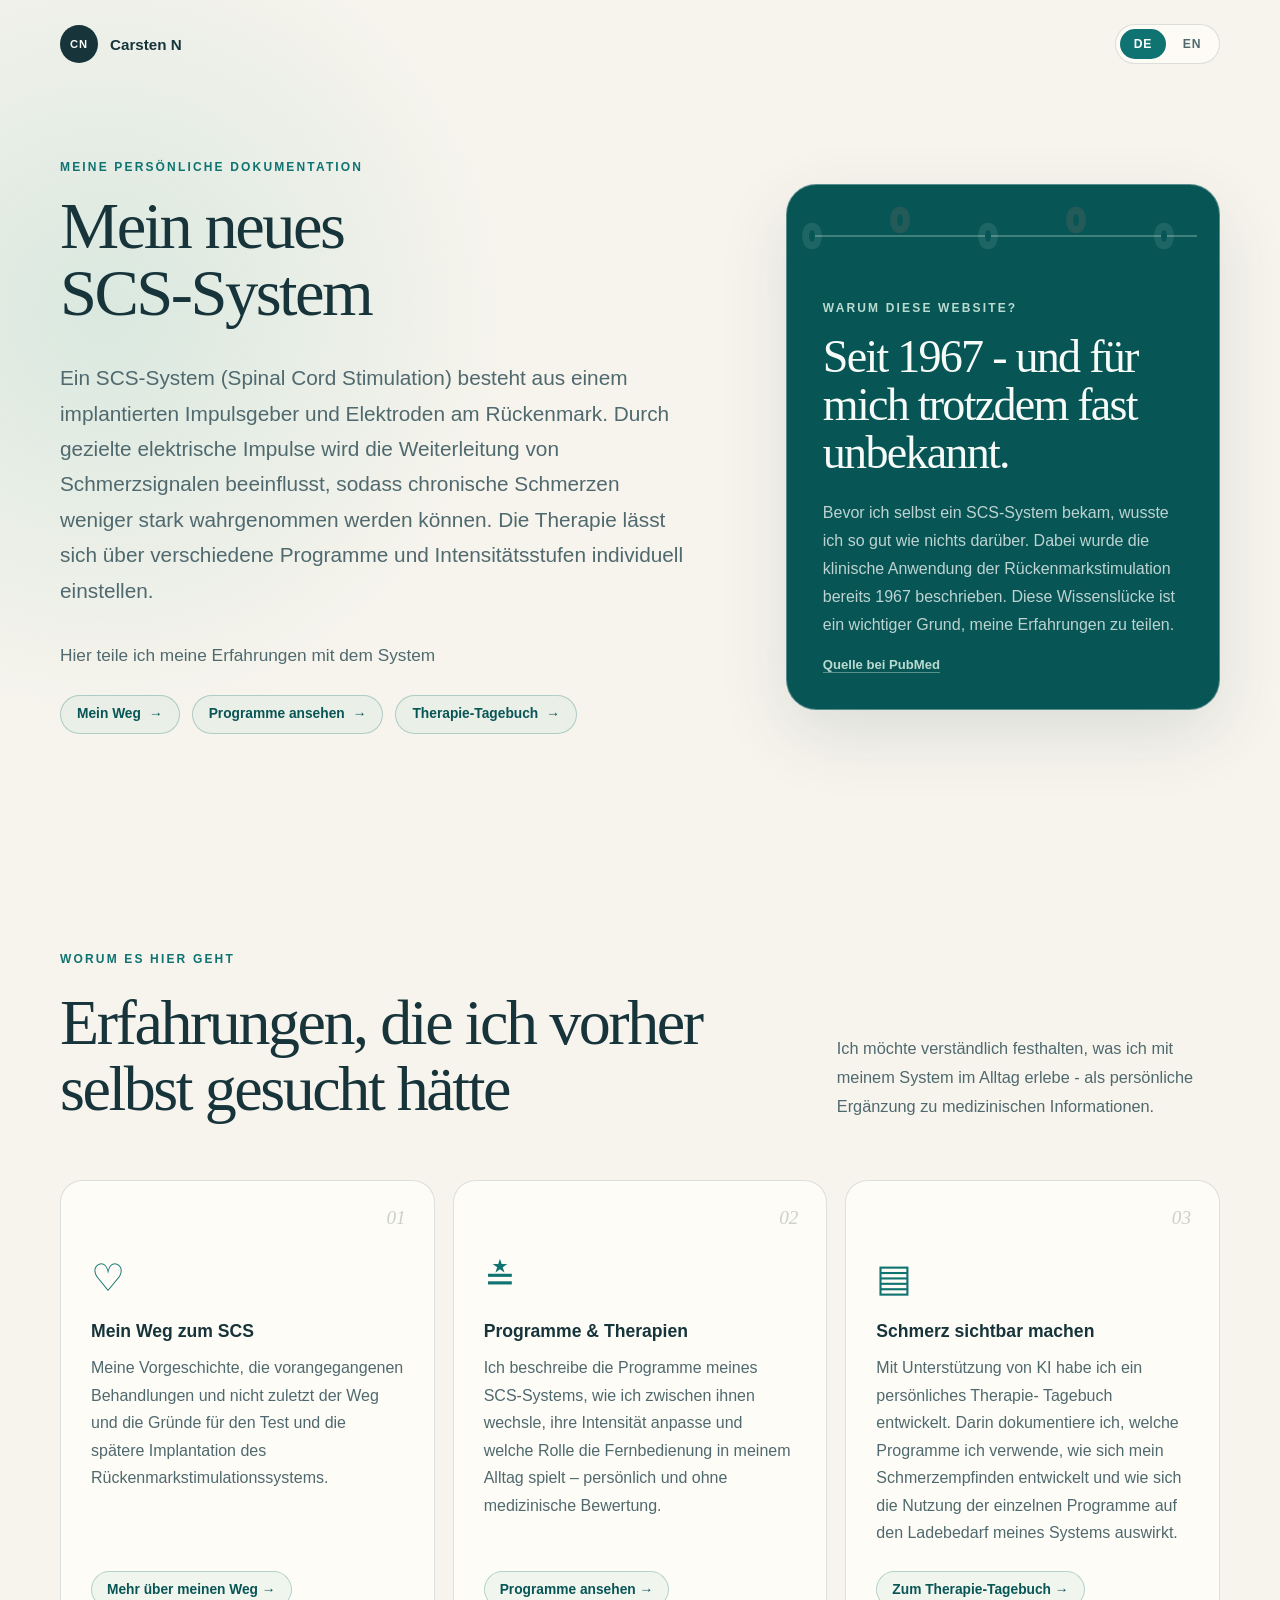
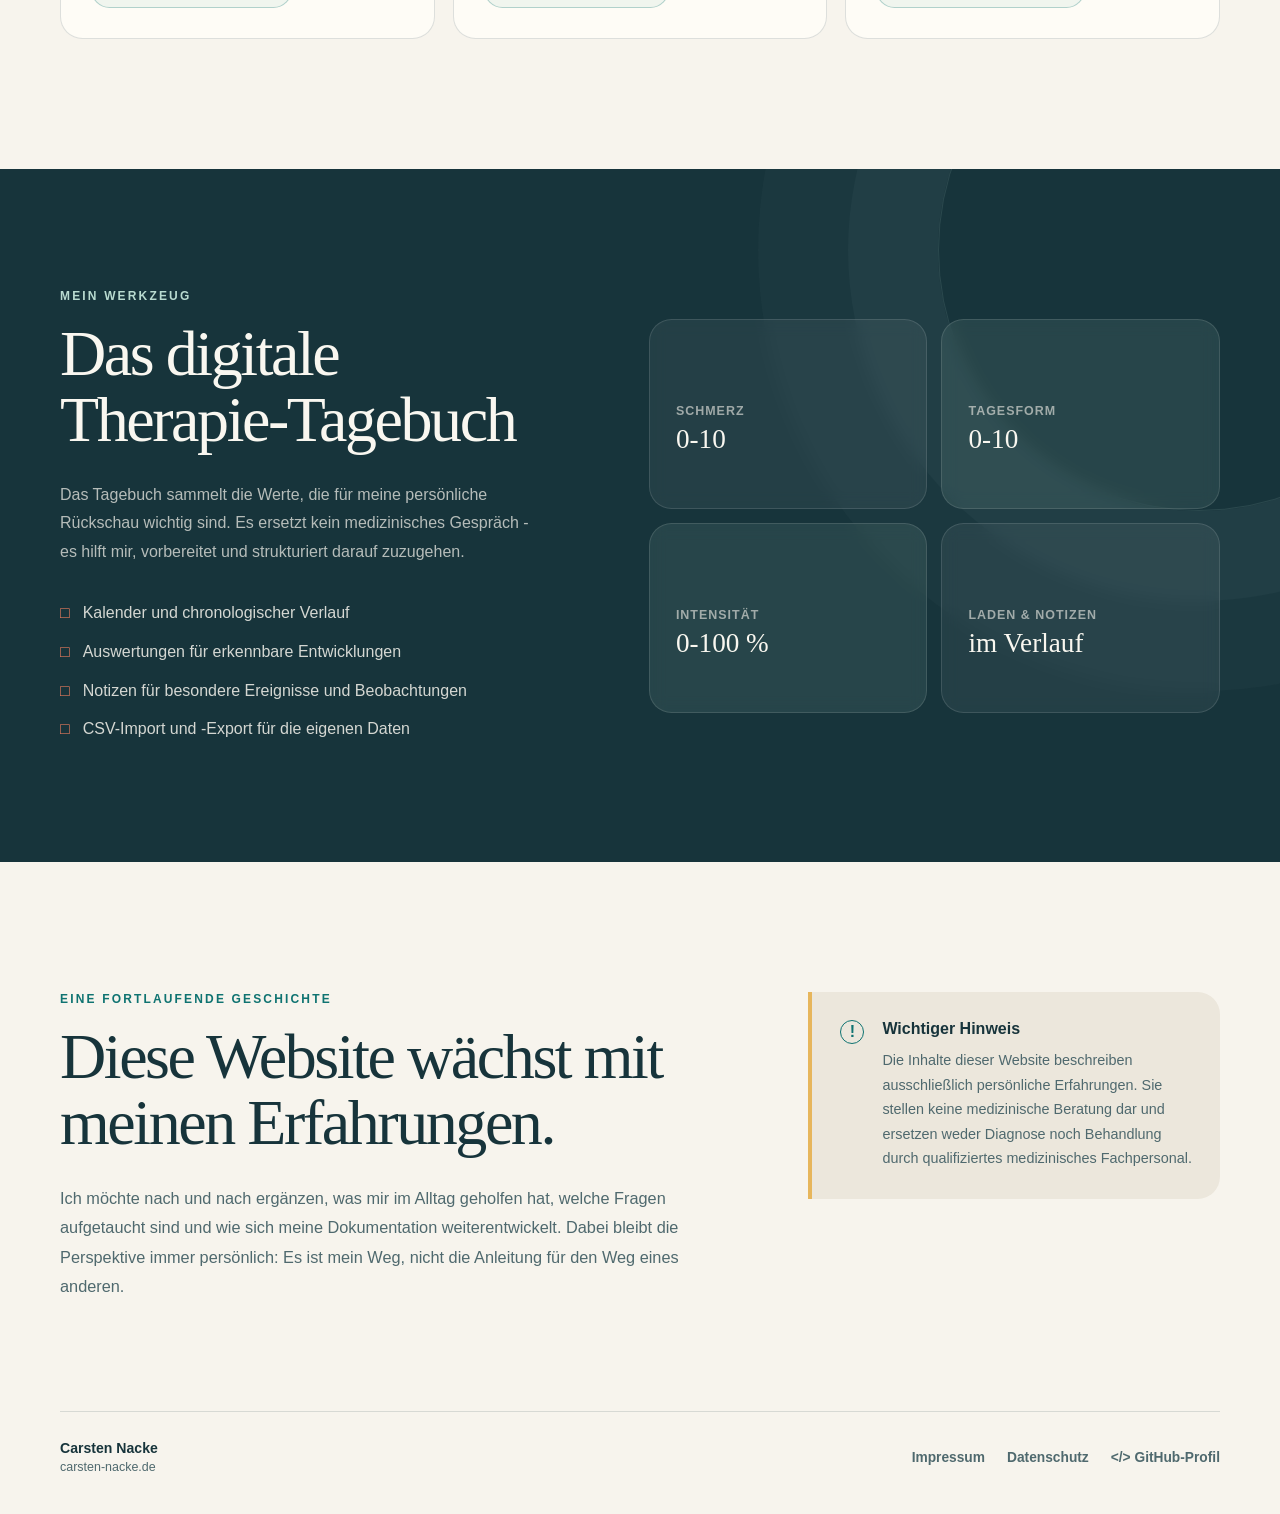
<file: index.html>
<!doctype html>
<html lang="de">

<head>
  <meta charset="utf-8" />
  <meta name="viewport" content="width=device-width, initial-scale=1" />
  <meta name="description"
    content="Carsten N berichtet über sein Leben mit einem SCS-Implantat, einstellbare Therapieprogramme und sein persönliches Schmerztagebuch." />
  <meta name="theme-color" content="#f7f4ed" />
  <link rel="canonical" href="https://carsten-nacke.de/" />
  <link rel="icon" href="favicon.svg" type="image/svg+xml" />
  <link rel="stylesheet" href="styles.css" />
  <title>Mein Leben mit einem SCS-Implantat | Carsten N</title>
</head>

<body>
  <div class="site-frame" id="top">
    <header class="site-header section-shell">
      <a class="brand" href="#top" aria-label="Carsten N - Startseite">
        <span class="brand-mark" aria-hidden="true">CN</span>
        <span>Carsten N</span>
      </a>
      <div class="language-tabs" aria-label="Sprache / Language" role="group">
        <button class="language-button active" data-language="de" type="button">DE</button>
        <button class="language-button" data-language="en" type="button">EN</button>
      </div>
    </header>

    <div class="language-panel" data-panel="de">
      <main>
        <section class="hero-section section-shell">
          <div class="hero-copy">
            <p class="eyebrow">Meine persönliche Dokumentation</p>
            <h1>
              Mein neues
              <span>SCS-System</span>
            </h1>
            <p class="hero-intro">
              Ein SCS-System (Spinal Cord Stimulation) besteht aus einem
              implantierten Impulsgeber und Elektroden am Rückenmark.
              Durch gezielte elektrische Impulse wird die Weiterleitung
              von Schmerzsignalen beeinflusst, sodass chronische Schmerzen
              weniger stark wahrgenommen werden können. Die Therapie lässt
              sich über verschiedene Programme und Intensitätsstufen
              individuell einstellen.
            </p>
            <p class="hero-links-heading">
              Hier teile ich meine Erfahrungen mit dem System
            </p>

            <nav class="hero-links" aria-label="Themenschwerpunkte">
              <a class="hero-link" href="mein-weg.html">
                Mein Weg <span aria-hidden="true">→</span>
              </a>

              <a class="hero-link" href="programme.html">
                Programme ansehen <span aria-hidden="true">→</span>
              </a>

              <a class="hero-link" href="therapie-tagebuch.html">
                Therapie-Tagebuch <span aria-hidden="true">→</span>
              </a>
            </nav>
          </div>

          <aside class="signal-card">
            <div class="signal-visual" aria-hidden="true">
              <span></span><span></span><span></span><span></span><span></span>
            </div>
            <p class="card-label">Warum diese Website?</p>
            <h2>Seit 1967 - und für mich trotzdem fast unbekannt.</h2>
            <p class="signal-text">
              Bevor ich selbst ein SCS-System bekam, wusste ich so gut wie nichts
              darüber. Dabei wurde die klinische Anwendung der
              Rückenmarkstimulation bereits 1967 beschrieben. Diese Wissenslücke
              ist ein wichtiger Grund, meine Erfahrungen zu teilen.
            </p>
            <a class="source-link" href="https://pubmed.ncbi.nlm.nih.gov/12435997/" rel="noreferrer"
              target="_blank">Quelle bei PubMed</a>
          </aside>
        </section>

        <section class="story-section section-shell">
          <div class="section-heading">
            <p class="eyebrow">Worum es hier geht</p>
            <h2>Erfahrungen, die ich vorher selbst gesucht hätte</h2>
            <p>
              Ich möchte verständlich festhalten, was ich mit meinem System im
              Alltag erlebe - als persönliche Ergänzung zu medizinischen
              Informationen.
            </p>
          </div>
          <div class="chapter-grid">
            <article class="chapter-card">
              <div class="chapter-number">01</div>
              <span class="chapter-icon" aria-hidden="true">♡</span>
              <h3>Mein Weg zum SCS</h3>
              <p>
                Meine Vorgeschichte, die vorangegangenen Behandlungen und
                nicht zuletzt der Weg und die Gründe für den Test und die
                spätere Implantation des Rückenmarkstimulationssystems.
              </p>
              <a class="chapter-link" href="mein-weg.html">
                Mehr über meinen Weg →
              </a>
            </article>
            <article class="chapter-card">
              <div class="chapter-number">02</div>
              <span class="chapter-icon" aria-hidden="true">≛</span>
              <h3>Programme &amp; Therapien</h3>
              <p>
                Ich beschreibe die Programme meines SCS-Systems, wie ich
                zwischen ihnen wechsle, ihre Intensität anpasse und welche
                Rolle die Fernbedienung in meinem Alltag spielt –
                persönlich und ohne medizinische Bewertung.

              </p>
              <a class="chapter-link" href="programme.html">
                Programme ansehen →
              </a>
            </article>
            <article class="chapter-card">
              <div class="chapter-number">03</div>
              <span class="chapter-icon" aria-hidden="true">▤</span>
              <h3>Schmerz sichtbar machen</h3>
              <p>
                Mit Unterstützung von KI habe ich ein persönliches Therapie-
                Tagebuch entwickelt. Darin dokumentiere ich, welche Programme
                ich verwende, wie sich mein Schmerzempfinden entwickelt und
                wie sich die Nutzung der einzelnen Programme auf den Ladebedarf
                meines Systems auswirkt.
              </p>
              <a class="chapter-link" href="therapie-tagebuch.html">
                Zum Therapie-Tagebuch →
              </a>
            </article>
          </div>
        </section>

        <section class="diary-section">
          <div class="section-shell diary-layout">
            <div class="diary-copy">
              <p class="eyebrow light">Mein Werkzeug</p>
              <h2>Das digitale Therapie-Tagebuch</h2>
              <p>
                Das Tagebuch sammelt die Werte, die für meine persönliche
                Rückschau wichtig sind. Es ersetzt kein medizinisches Gespräch -
                es hilft mir, vorbereitet und strukturiert darauf zuzugehen.
              </p>
              <ul class="feature-list">
                <li><span aria-hidden="true">□</span>Kalender und chronologischer Verlauf</li>
                <li><span aria-hidden="true">□</span>Auswertungen für erkennbare Entwicklungen</li>
                <li><span aria-hidden="true">□</span>Notizen für besondere Ereignisse und Beobachtungen</li>
                <li><span aria-hidden="true">□</span>CSV-Import und -Export für die eigenen Daten</li>
              </ul>
            </div>
            <div class="metric-grid" aria-label="Werte im Therapie-Tagebuch">
              <article class="metric-card"><span>Schmerz</span><strong>0-10</strong></article>
              <article class="metric-card"><span>Tagesform</span><strong>0-10</strong></article>
              <article class="metric-card"><span>Intensität</span><strong>0-100 %</strong></article>
              <article class="metric-card"><span>Laden &amp; Notizen</span><strong>im Verlauf</strong></article>
            </div>
          </div>
        </section>

        <section class="ongoing-section section-shell">
          <div class="ongoing-copy">
            <p class="eyebrow">Eine fortlaufende Geschichte</p>
            <h2>Diese Website wächst mit meinen Erfahrungen.</h2>
            <p>
              Ich möchte nach und nach ergänzen, was mir im Alltag geholfen hat,
              welche Fragen aufgetaucht sind und wie sich meine Dokumentation
              weiterentwickelt. Dabei bleibt die Perspektive immer persönlich:
              Es ist mein Weg, nicht die Anleitung für den Weg eines anderen.
            </p>
          </div>
          <aside class="notice-card">
            <span class="notice-icon" aria-hidden="true">!</span>
            <div>
              <h3>Wichtiger Hinweis</h3>
              <p>
                Die Inhalte dieser Website beschreiben ausschließlich persönliche
                Erfahrungen. Sie stellen keine medizinische Beratung dar und
                ersetzen weder Diagnose noch Behandlung durch qualifiziertes
                medizinisches Fachpersonal.
              </p>
            </div>
          </aside>
        </section>
      </main>
    </div>

    <div class="language-panel" data-panel="en" hidden>
      <main>
        <section class="hero-section section-shell">
          <div class="hero-copy">
            <p class="eyebrow">My personal record</p>
            <h1>Living with an SCS implant</h1>
            <p class="hero-intro">
              I share my personal experience with the different programs and
              therapy modes I can adjust on my system. I also want to show openly
              and transparently how my experience of pain changes in everyday life.
            </p>
            <div class="tag-list" aria-label="Main topics">
              <span class="topic-tag">Everyday life with SCS</span>
              <span class="topic-tag">Programs &amp; therapies</span>
              <span class="topic-tag">Transparent pain journal</span>
            </div>
          </div>

          <aside class="signal-card">
            <div class="signal-visual" aria-hidden="true">
              <span></span><span></span><span></span><span></span><span></span>
            </div>
            <p class="card-label">Why this website?</p>
            <h2>Since 1967 - yet almost unknown to me.</h2>
            <p class="signal-text">
              Before I received an SCS system myself, I knew almost nothing about
              it. Yet the clinical use of spinal cord stimulation was first
              described in 1967. That gap in knowledge is an important reason for
              sharing my experience.
            </p>
            <a class="source-link" href="https://pubmed.ncbi.nlm.nih.gov/12435997/" rel="noreferrer"
              target="_blank">Source on PubMed</a>
          </aside>
        </section>

        <section class="story-section section-shell">
          <div class="section-heading">
            <p class="eyebrow">What this is about</p>
            <h2>The experience I wish I could have found earlier</h2>
            <p>
              I want to explain what I experience with my system in everyday life
              - as a personal addition to medical information.
            </p>
          </div>
          <div class="chapter-grid">
            <article class="chapter-card">
              <div class="chapter-number">01</div>
              <span class="chapter-icon" aria-hidden="true">♡</span>
              <h3>Life with SCS</h3>
              <p>
                Personal impressions, routines and experiences from my everyday
                life with a spinal cord stimulation system.
              </p>
            </article>
            <article class="chapter-card">
              <div class="chapter-number">02</div>
              <span class="chapter-icon" aria-hidden="true">≛</span>
              <h3>Programs &amp; therapies</h3>
              <p>
                I share how I experience the programs and therapy modes I can
                adjust in everyday life - personally, without evaluating them
                medically.
              </p>
            </article>
            <article class="chapter-card">
              <div class="chapter-number">03</div>
              <span class="chapter-icon" aria-hidden="true">▤</span>
              <h3>Make pain visible</h3>
              <p>
                With regular entries, I document my experience of pain
                transparently and make changes easier for me to understand.
              </p>
            </article>
          </div>
        </section>

        <section class="diary-section">
          <div class="section-shell diary-layout">
            <div class="diary-copy">
              <p class="eyebrow light">My tool</p>
              <h2>The digital therapy journal</h2>
              <p>
                The journal collects the values that matter for my personal review.
                It does not replace a medical conversation - it helps me approach
                one in a more prepared and structured way.
              </p>
              <ul class="feature-list">
                <li><span aria-hidden="true">□</span>Calendar and chronological history</li>
                <li><span aria-hidden="true">□</span>Evaluations to make developments visible</li>
                <li><span aria-hidden="true">□</span>Notes for special events and observations</li>
                <li><span aria-hidden="true">□</span>CSV import and export for my own data</li>
              </ul>
            </div>
            <div class="metric-grid" aria-label="Therapy journal values">
              <article class="metric-card"><span>Pain</span><strong>0-10</strong></article>
              <article class="metric-card"><span>Daily condition</span><strong>0-10</strong></article>
              <article class="metric-card"><span>Intensity</span><strong>0-100%</strong></article>
              <article class="metric-card"><span>Charging &amp; notes</span><strong>over time</strong></article>
            </div>
          </div>
        </section>

        <section class="ongoing-section section-shell">
          <div class="ongoing-copy">
            <p class="eyebrow">An ongoing story</p>
            <h2>This website grows with my experience.</h2>
            <p>
              Over time, I want to add what has helped me in everyday life, which
              questions have come up and how my documentation continues to evolve.
              The perspective will always remain personal: this is my path, not a
              guide for someone else's.
            </p>
          </div>
          <aside class="notice-card">
            <span class="notice-icon" aria-hidden="true">!</span>
            <div>
              <h3>Important note</h3>
              <p>
                The content on this website describes personal experience only.
                It is not medical advice and does not replace diagnosis or
                treatment by a qualified healthcare professional.
              </p>
            </div>
          </aside>
        </section>
      </main>
    </div>

    <footer class="site-footer section-shell">
      <div><strong>Carsten Nacke</strong><span>carsten-nacke.de</span></div>
      <nav class="footer-links" aria-label="Rechtliche Hinweise">
        <a href="impressum.html">Impressum</a>
        <a href="datenschutz.html">Datenschutz</a>
        <a href="https://github.com/crstnnck" rel="noreferrer" target="_blank">
          &lt;/&gt; GitHub-Profil
        </a>
      </nav>
    </footer>
  </div>
  <script src="script.js"></script>
</body>

</html>
</file>
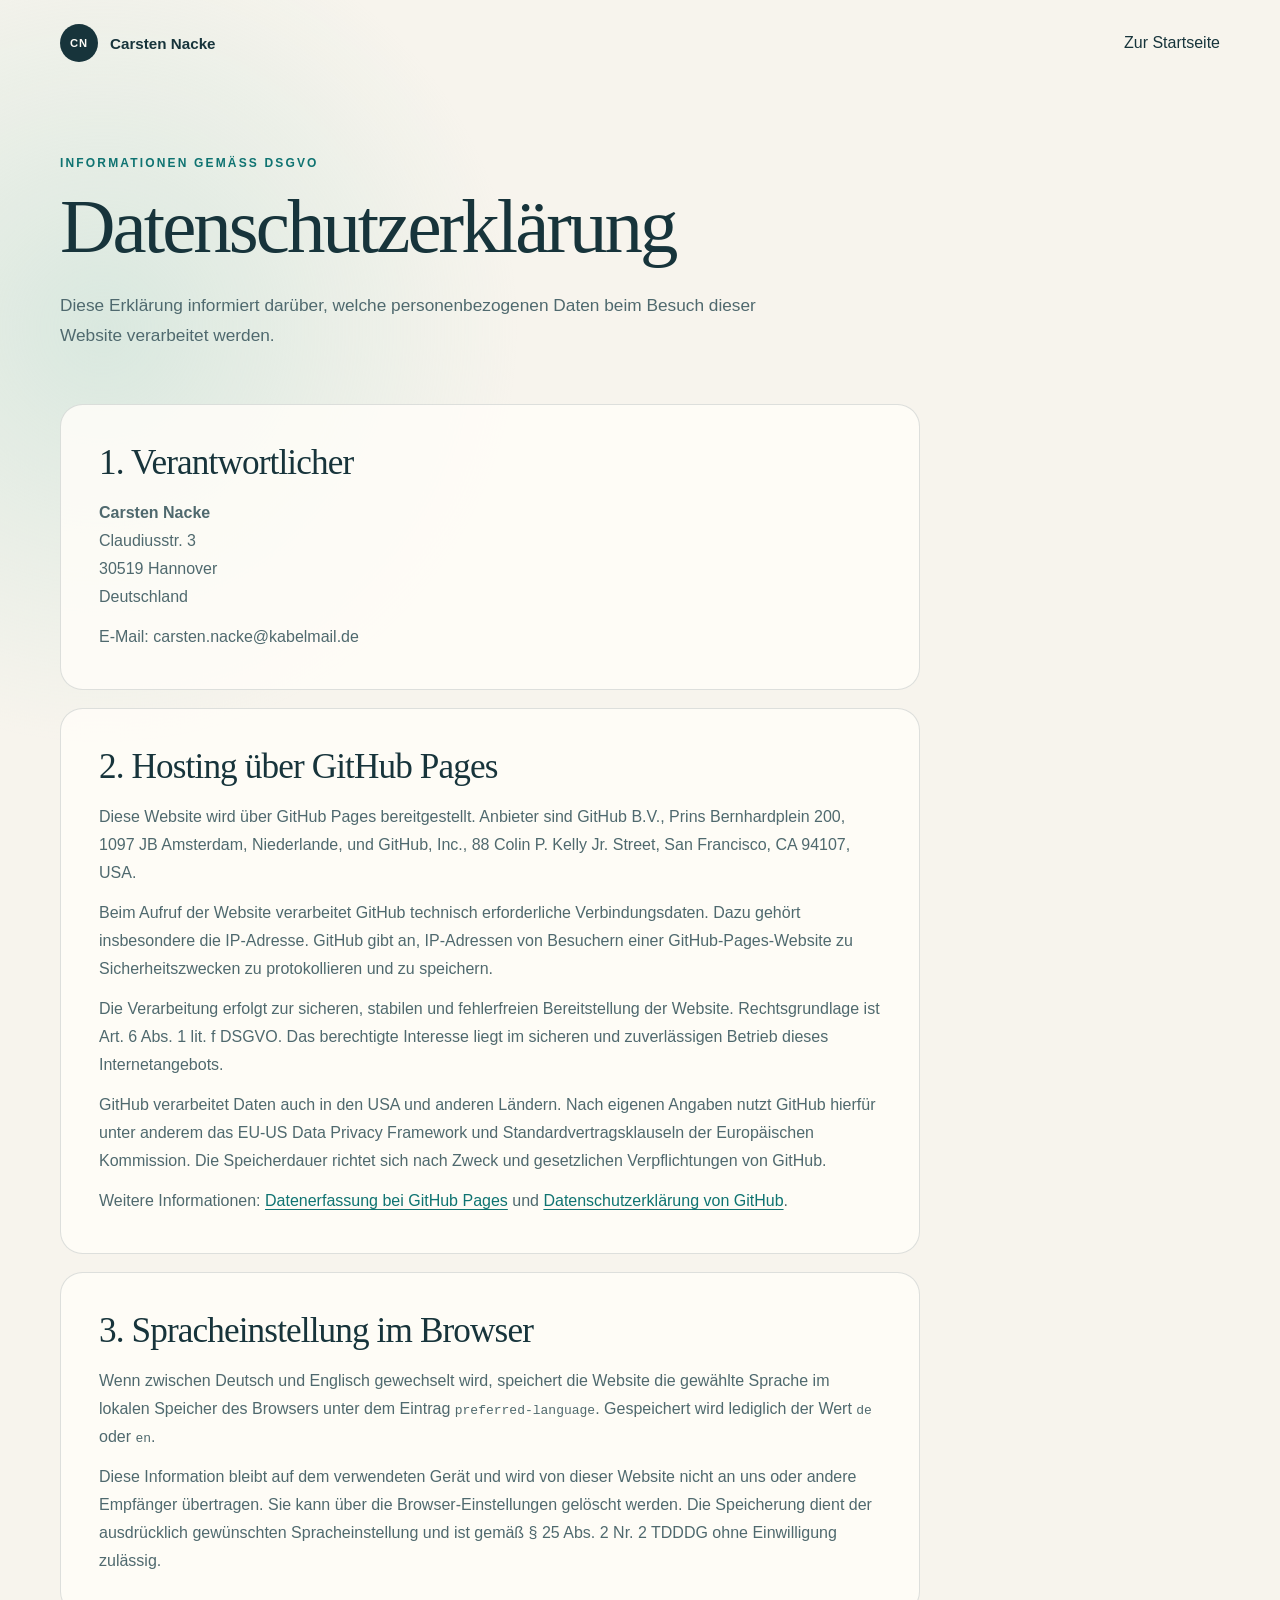
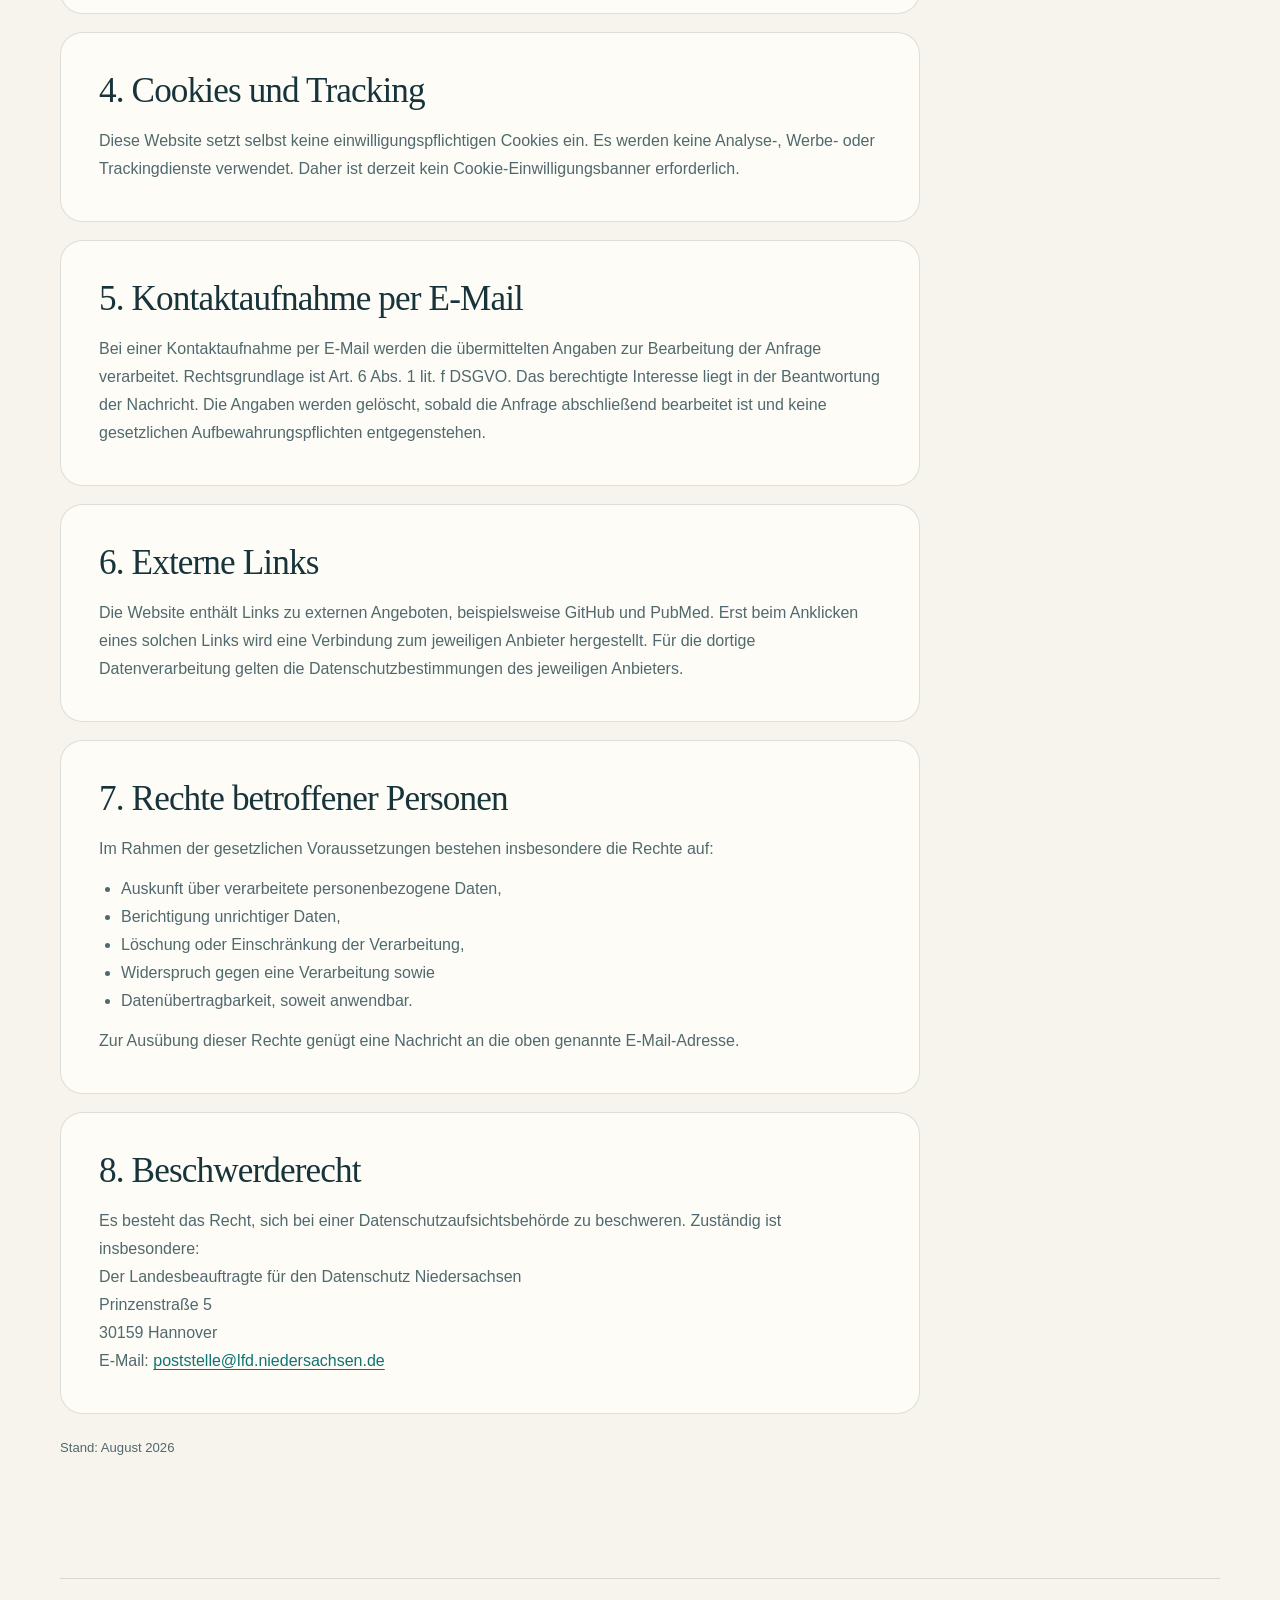
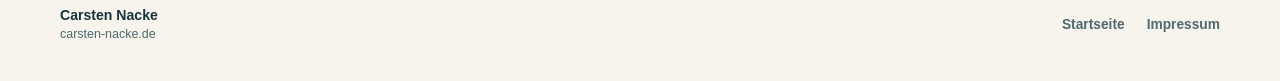
<file: datenschutz.html>
<!doctype html>
<html lang="de">
  <head>
    <meta charset="utf-8" />
    <meta name="viewport" content="width=device-width, initial-scale=1" />
    <meta name="robots" content="index,follow" />
    <meta name="theme-color" content="#f7f4ed" />
    <link rel="canonical" href="https://carsten-nacke.de/datenschutz.html" />
    <link rel="icon" href="favicon.svg" type="image/svg+xml" />
    <link rel="stylesheet" href="styles.css" />
    <title>Datenschutz | Carsten Nacke</title>
  </head>
  <body>
    <div class="site-frame">
      <header class="site-header section-shell">
        <a class="brand" href="index.html" aria-label="Zur Startseite">
          <span class="brand-mark" aria-hidden="true">CN</span>
          <span>Carsten Nacke</span>
        </a>
        <a class="topic-tag" href="index.html">Zur Startseite</a>
      </header>

      <main class="legal-page section-shell">
        <div class="legal-intro">
          <p class="eyebrow">Informationen gemäß DSGVO</p>
          <h1>Datenschutzerklärung</h1>
          <p>
            Diese Erklärung informiert darüber, welche personenbezogenen Daten beim
            Besuch dieser Website verarbeitet werden.
          </p>
        </div>

        <div class="legal-content">
          <section class="legal-card">
            <h2>1. Verantwortlicher</h2>
            <address>
              <strong>Carsten Nacke</strong><br />
              Claudiusstr. 3<br />
              30519 Hannover<br />
              Deutschland
            </address>
            <p>
              E-Mail:
              carsten.nacke@kabelmail.de
            </p>
          </section>

          <section class="legal-card">
            <h2>2. Hosting über GitHub Pages</h2>
            <p>
              Diese Website wird über GitHub Pages bereitgestellt. Anbieter sind
              GitHub B.V., Prins Bernhardplein 200, 1097 JB Amsterdam, Niederlande,
              und GitHub, Inc., 88 Colin P. Kelly Jr. Street, San Francisco,
              CA 94107, USA.
            </p>
            <p>
              Beim Aufruf der Website verarbeitet GitHub technisch erforderliche
              Verbindungsdaten. Dazu gehört insbesondere die IP-Adresse. GitHub gibt
              an, IP-Adressen von Besuchern einer GitHub-Pages-Website zu
              Sicherheitszwecken zu protokollieren und zu speichern.
            </p>
            <p>
              Die Verarbeitung erfolgt zur sicheren, stabilen und fehlerfreien
              Bereitstellung der Website. Rechtsgrundlage ist Art. 6 Abs. 1 lit. f
              DSGVO. Das berechtigte Interesse liegt im sicheren und zuverlässigen
              Betrieb dieses Internetangebots.
            </p>
            <p>
              GitHub verarbeitet Daten auch in den USA und anderen Ländern. Nach
              eigenen Angaben nutzt GitHub hierfür unter anderem das EU-US Data
              Privacy Framework und Standardvertragsklauseln der Europäischen
              Kommission. Die Speicherdauer richtet sich nach Zweck und gesetzlichen
              Verpflichtungen von GitHub.
            </p>
            <p>
              Weitere Informationen:
              <a
                href="https://docs.github.com/de/pages/getting-started-with-github-pages/what-is-github-pages"
                rel="noreferrer"
                target="_blank"
              >Datenerfassung bei GitHub Pages</a>
              und
              <a
                href="https://docs.github.com/de/site-policy/privacy-policies/github-general-privacy-statement"
                rel="noreferrer"
                target="_blank"
              >Datenschutzerklärung von GitHub</a>.
            </p>
          </section>

          <section class="legal-card">
            <h2>3. Spracheinstellung im Browser</h2>
            <p>
              Wenn zwischen Deutsch und Englisch gewechselt wird, speichert die
              Website die gewählte Sprache im lokalen Speicher des Browsers unter
              dem Eintrag <code>preferred-language</code>. Gespeichert wird lediglich
              der Wert <code>de</code> oder <code>en</code>.
            </p>
            <p>
              Diese Information bleibt auf dem verwendeten Gerät und wird von dieser
              Website nicht an uns oder andere Empfänger übertragen. Sie kann über
              die Browser-Einstellungen gelöscht werden. Die Speicherung dient der
              ausdrücklich gewünschten Spracheinstellung und ist gemäß § 25 Abs. 2
              Nr. 2 TDDDG ohne Einwilligung zulässig.
            </p>
          </section>

          <section class="legal-card">
            <h2>4. Cookies und Tracking</h2>
            <p>
              Diese Website setzt selbst keine einwilligungspflichtigen Cookies ein.
              Es werden keine Analyse-, Werbe- oder Trackingdienste verwendet. Daher
              ist derzeit kein Cookie-Einwilligungsbanner erforderlich.
            </p>
          </section>

          <section class="legal-card">
            <h2>5. Kontaktaufnahme per E-Mail</h2>
            <p>
              Bei einer Kontaktaufnahme per E-Mail werden die übermittelten Angaben
              zur Bearbeitung der Anfrage verarbeitet. Rechtsgrundlage ist Art. 6
              Abs. 1 lit. f DSGVO. Das berechtigte Interesse liegt in der Beantwortung
              der Nachricht. Die Angaben werden gelöscht, sobald die Anfrage
              abschließend bearbeitet ist und keine gesetzlichen Aufbewahrungspflichten
              entgegenstehen.
            </p>
          </section>

          <section class="legal-card">
            <h2>6. Externe Links</h2>
            <p>
              Die Website enthält Links zu externen Angeboten, beispielsweise GitHub
              und PubMed. Erst beim Anklicken eines solchen Links wird eine Verbindung
              zum jeweiligen Anbieter hergestellt. Für die dortige Datenverarbeitung
              gelten die Datenschutzbestimmungen des jeweiligen Anbieters.
            </p>
          </section>

          <section class="legal-card">
            <h2>7. Rechte betroffener Personen</h2>
            <p>Im Rahmen der gesetzlichen Voraussetzungen bestehen insbesondere die Rechte auf:</p>
            <ul>
              <li>Auskunft über verarbeitete personenbezogene Daten,</li>
              <li>Berichtigung unrichtiger Daten,</li>
              <li>Löschung oder Einschränkung der Verarbeitung,</li>
              <li>Widerspruch gegen eine Verarbeitung sowie</li>
              <li>Datenübertragbarkeit, soweit anwendbar.</li>
            </ul>
            <p>
              Zur Ausübung dieser Rechte genügt eine Nachricht an die oben genannte
              E-Mail-Adresse.
            </p>
          </section>

          <section class="legal-card">
            <h2>8. Beschwerderecht</h2>
            <p>
              Es besteht das Recht, sich bei einer Datenschutzaufsichtsbehörde zu
              beschweren. Zuständig ist insbesondere:
            </p>
            <address>
              Der Landesbeauftragte für den Datenschutz Niedersachsen<br />
              Prinzenstraße 5<br />
              30159 Hannover<br />
              E-Mail:
              <a href="mailto:poststelle@lfd.niedersachsen.de">poststelle@lfd.niedersachsen.de</a>
            </address>
          </section>
        </div>

        <p class="legal-updated">Stand: August 2026</p>
      </main>

      <footer class="site-footer section-shell">
        <div><strong>Carsten Nacke</strong><span>carsten-nacke.de</span></div>
        <nav class="footer-links" aria-label="Rechtliche Hinweise">
          <a href="index.html">Startseite</a>
          <a href="impressum.html">Impressum</a>
        </nav>
      </footer>
    </div>
  </body>
</html>
</file>
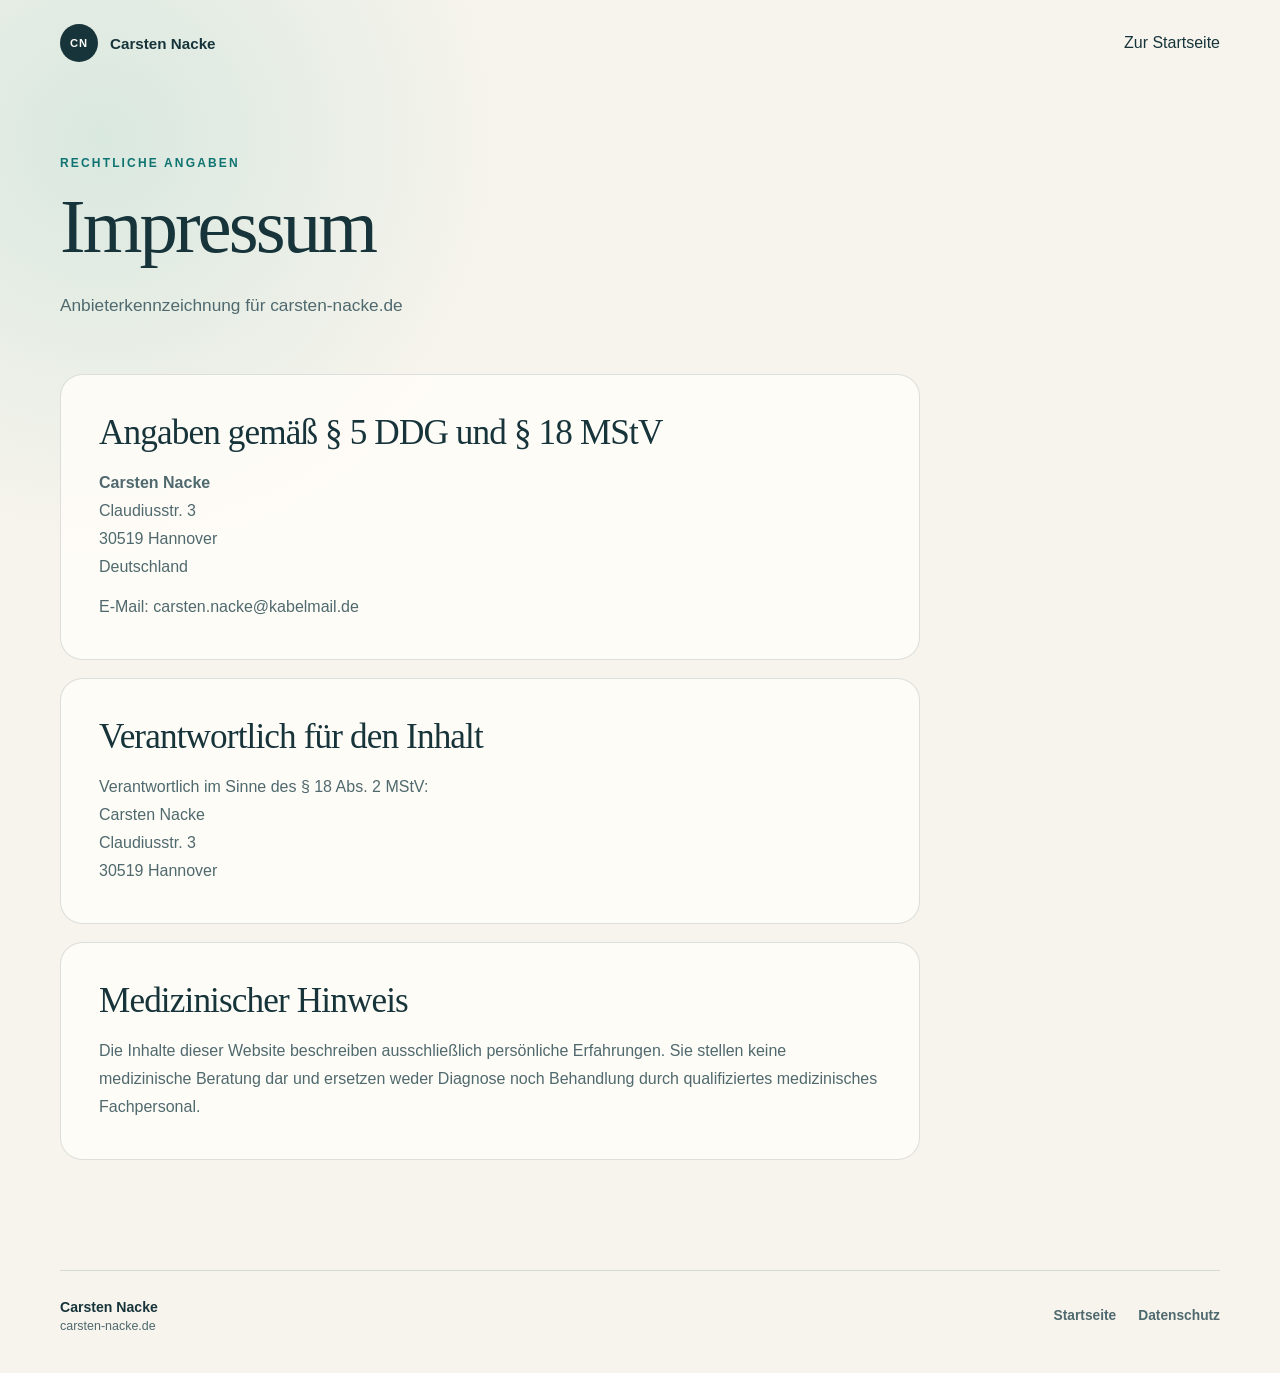
<file: impressum.html>
<!doctype html>
<html lang="de">
  <head>
    <meta charset="utf-8" />
    <meta name="viewport" content="width=device-width, initial-scale=1" />
    <meta name="robots" content="index,follow" />
    <meta name="theme-color" content="#f7f4ed" />
    <link rel="canonical" href="https://carsten-nacke.de/impressum.html" />
    <link rel="icon" href="favicon.svg" type="image/svg+xml" />
    <link rel="stylesheet" href="styles.css" />
    <title>Impressum | Carsten Nacke</title>
  </head>
  <body>
    <div class="site-frame">
      <header class="site-header section-shell">
        <a class="brand" href="index.html" aria-label="Zur Startseite">
          <span class="brand-mark" aria-hidden="true">CN</span>
          <span>Carsten Nacke</span>
        </a>
        <a class="topic-tag" href="index.html">Zur Startseite</a>
      </header>

      <main class="legal-page section-shell">
        <div class="legal-intro">
          <p class="eyebrow">Rechtliche Angaben</p>
          <h1>Impressum</h1>
          <p>Anbieterkennzeichnung für carsten-nacke.de</p>
        </div>

        <div class="legal-content">
          <section class="legal-card">
            <h2>Angaben gemäß § 5 DDG und § 18 MStV</h2>
            <address>
              <strong>Carsten Nacke</strong><br />
              Claudiusstr. 3<br />
              30519 Hannover<br />
              Deutschland
            </address>
            <p>
              E-Mail:
              carsten.nacke@kabelmail.de
            </p>
          </section>

          <section class="legal-card">
            <h2>Verantwortlich für den Inhalt</h2>
            <p>Verantwortlich im Sinne des § 18 Abs. 2 MStV:</p>
            <address>
              Carsten Nacke<br />
              Claudiusstr. 3<br />
              30519 Hannover
            </address>
          </section>

          <section class="legal-card">
            <h2>Medizinischer Hinweis</h2>
            <p>
              Die Inhalte dieser Website beschreiben ausschließlich persönliche
              Erfahrungen. Sie stellen keine medizinische Beratung dar und ersetzen
              weder Diagnose noch Behandlung durch qualifiziertes medizinisches
              Fachpersonal.
            </p>
          </section>
        </div>
      </main>

      <footer class="site-footer section-shell">
        <div><strong>Carsten Nacke</strong><span>carsten-nacke.de</span></div>
        <nav class="footer-links" aria-label="Rechtliche Hinweise">
          <a href="index.html">Startseite</a>
          <a href="datenschutz.html">Datenschutz</a>
        </nav>
      </footer>
    </div>
  </body>
</html>
</file>
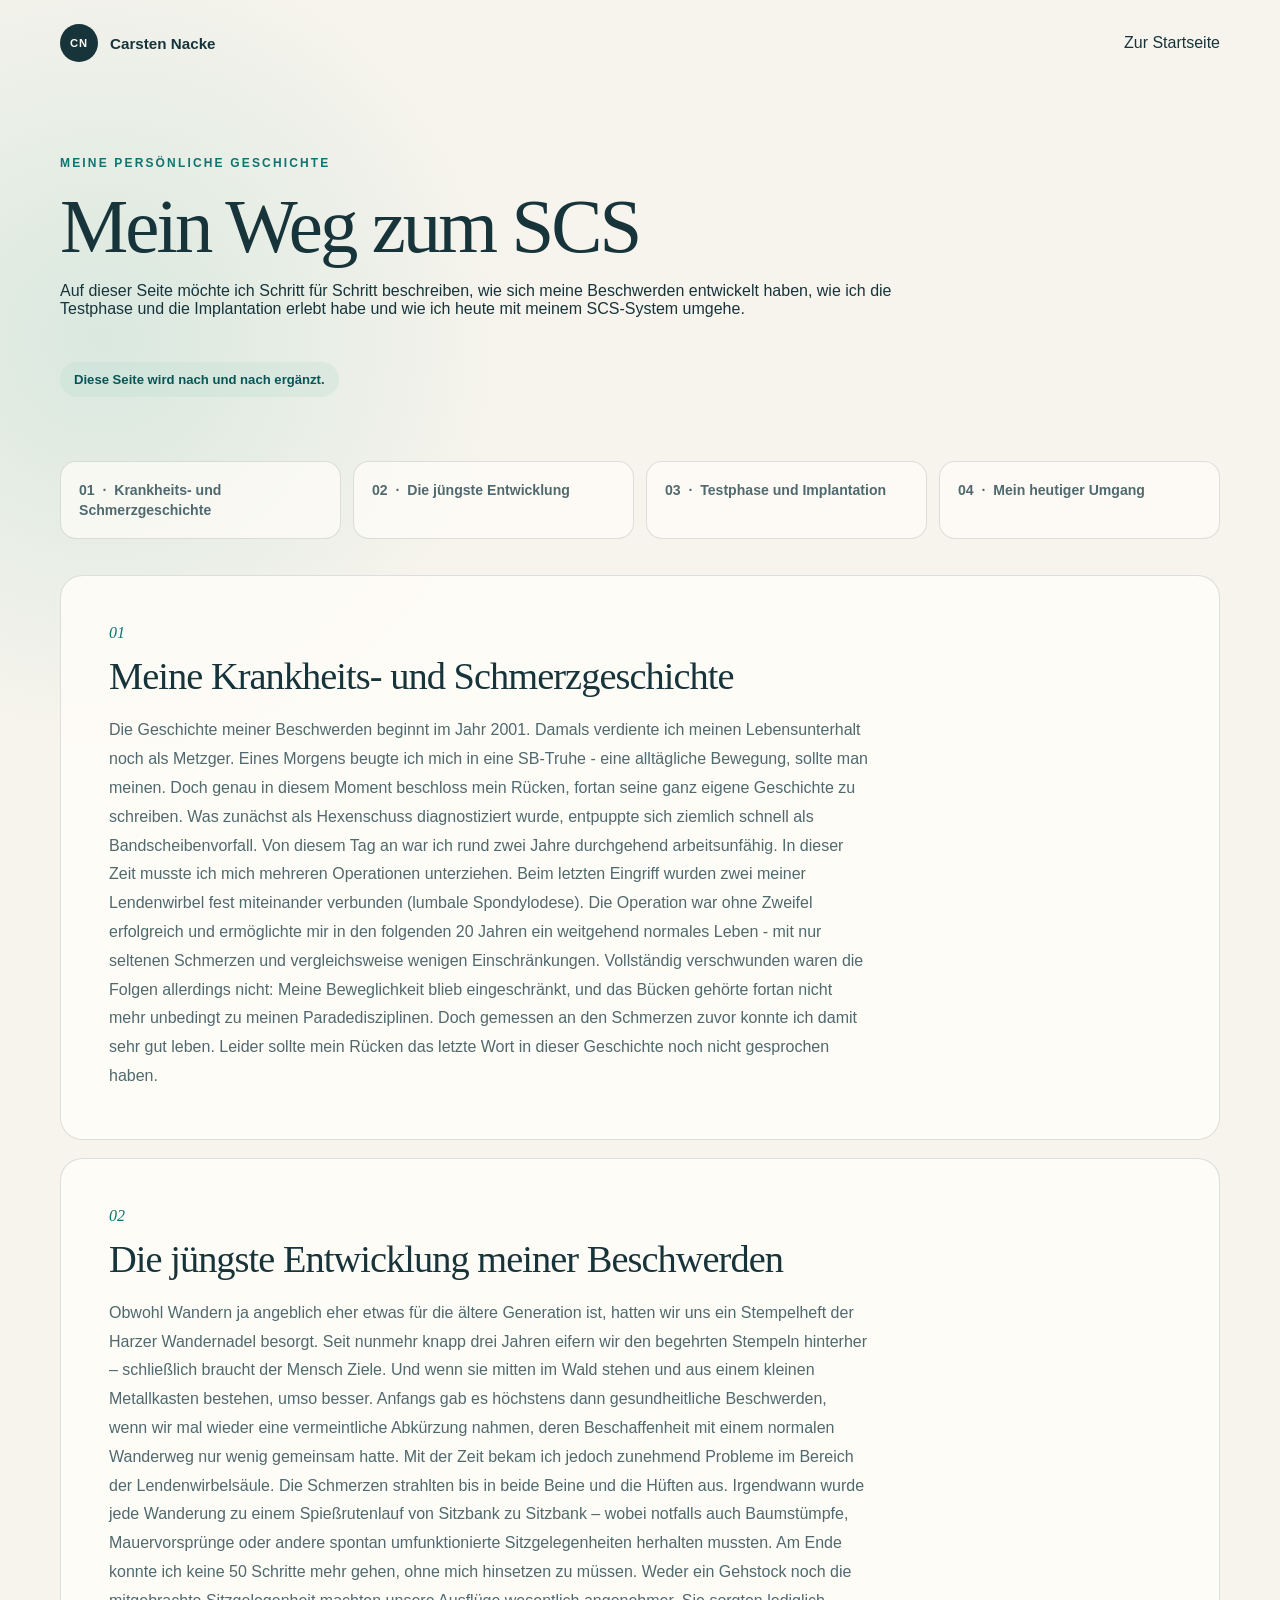
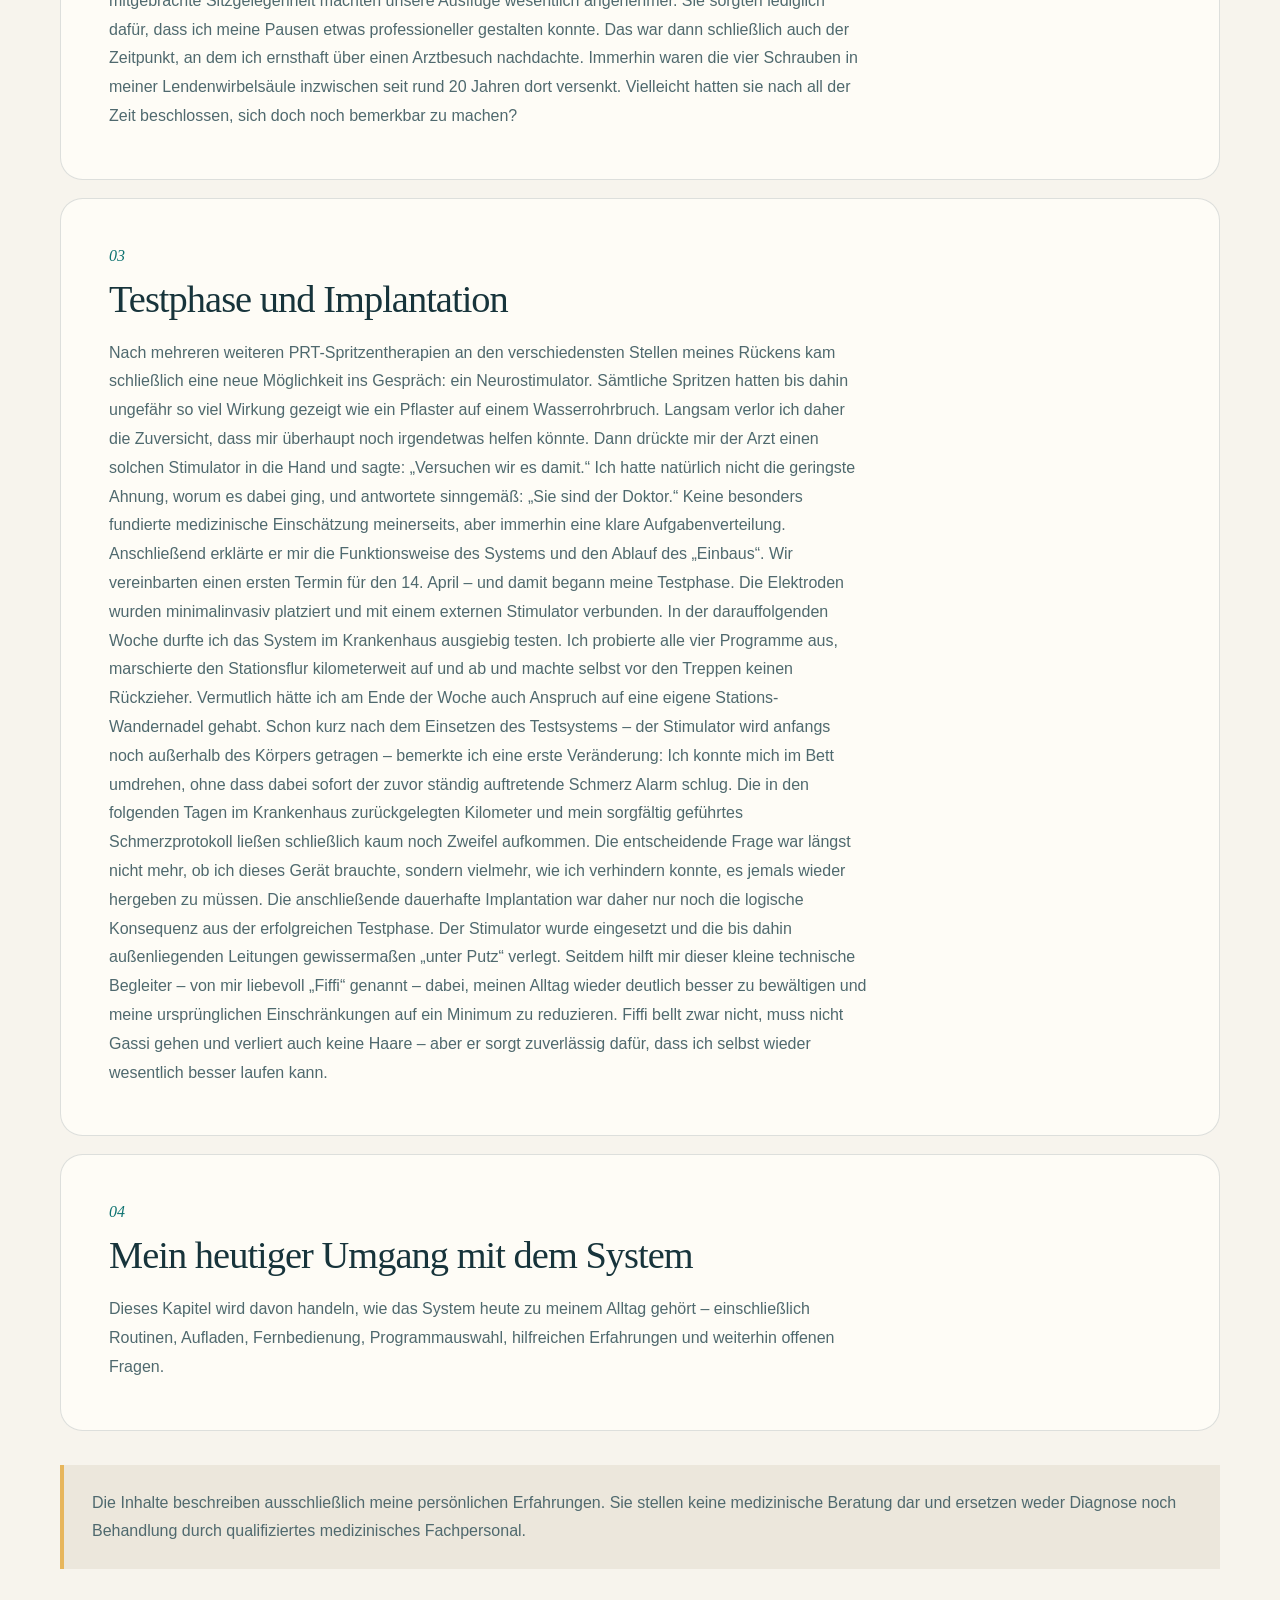
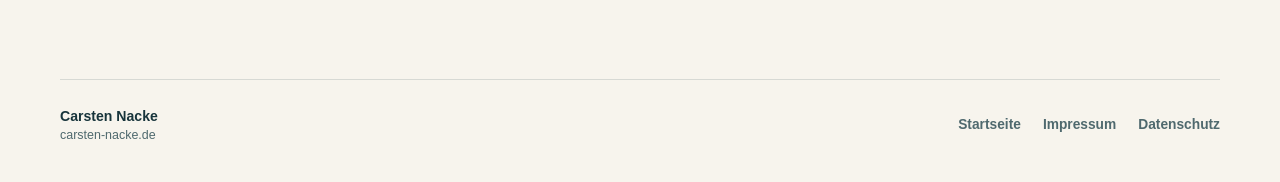
<file: mein-weg.html>
<!doctype html>
<html lang="de">

<head>
  <meta charset="utf-8" />
  <meta name="viewport" content="width=device-width, initial-scale=1" />
  <meta name="description"
    content="Carsten Nacke beschreibt seinen persönlichen Weg von der Schmerzgeschichte über die SCS-Testphase bis zum heutigen Alltag mit dem System." />
  <meta name="theme-color" content="#f7f4ed" />
  <link rel="canonical" href="https://carsten-nacke.de/mein-weg.html" />
  <link rel="icon" href="favicon.svg" type="image/svg+xml" />
  <link rel="stylesheet" href="styles.css" />
  <title>Mein Weg zum SCS | Carsten Nacke</title>
</head>

<body>
  <div class="site-frame" id="top">
    <header class="site-header section-shell">
      <a class="brand" href="index.html" aria-label="Zur Startseite">
        <span class="brand-mark" aria-hidden="true">CN</span>
        <span>Carsten Nacke</span>
      </a>
      <a class="topic-tag" href="index.html">Zur Startseite</a>
    </header>

    <main class="content-page section-shell">
      <section class="content-intro">
        <p class="eyebrow">Meine persönliche Geschichte</p>
        <h1>Mein Weg zum SCS</h1>
        <p>
          Auf dieser Seite möchte ich Schritt für Schritt beschreiben, wie sich
          meine Beschwerden entwickelt haben, wie ich die Testphase und die
          Implantation erlebt habe und wie ich heute mit meinem SCS-System umgehe.
        </p>
        <span class="content-status">Diese Seite wird nach und nach ergänzt.</span>
      </section>

      <nav class="content-toc" aria-label="Kapitel dieser Seite">
        <a href="#vorgeschichte">01&nbsp; · &nbsp;Krankheits- und Schmerzgeschichte</a>
        <a href="#entwicklung">02&nbsp; · &nbsp;Die jüngste Entwicklung</a>
        <a href="#test-und-implantation">03&nbsp; · &nbsp;Testphase und Implantation</a>
        <a href="#heute">04&nbsp; · &nbsp;Mein heutiger Umgang</a>
      </nav>

      <div class="content-list">
        <section class="content-section" id="vorgeschichte">
          <span class="content-section-number">01</span>
          <h2>Meine Krankheits- und Schmerzgeschichte</h2>
          <p>
            Die Geschichte meiner Beschwerden beginnt im Jahr 2001. Damals verdiente
            ich meinen Lebensunterhalt noch als Metzger. Eines Morgens beugte ich
            mich in eine SB-Truhe - eine alltägliche Bewegung, sollte man meinen. Doch
            genau in diesem Moment beschloss mein Rücken, fortan seine ganz eigene
            Geschichte zu schreiben.
            Was zunächst als Hexenschuss diagnostiziert wurde, entpuppte sich ziemlich
            schnell als Bandscheibenvorfall. Von diesem Tag an war ich rund zwei Jahre
            durchgehend arbeitsunfähig. In dieser Zeit musste ich mich mehreren
            Operationen unterziehen. Beim letzten Eingriff wurden zwei meiner
            Lendenwirbel fest miteinander verbunden (lumbale Spondylodese). Die
            Operation war ohne Zweifel erfolgreich und ermöglichte mir in den folgenden
            20 Jahren ein weitgehend normales Leben - mit nur seltenen Schmerzen und
            vergleichsweise wenigen Einschränkungen. Vollständig verschwunden waren
            die Folgen allerdings nicht: Meine Beweglichkeit blieb eingeschränkt,
            und das Bücken gehörte fortan nicht mehr unbedingt zu meinen
            Paradedisziplinen. Doch gemessen an den Schmerzen zuvor konnte ich damit
            sehr gut leben.

            Leider sollte mein Rücken das letzte Wort in dieser Geschichte noch
            nicht gesprochen haben.
          </p>
        </section>

        <section class="content-section" id="entwicklung">
          <span class="content-section-number">02</span>
          <h2>Die jüngste Entwicklung meiner Beschwerden</h2>
          <p>
            Obwohl Wandern ja angeblich eher etwas für die ältere Generation ist, 
            hatten wir uns ein Stempelheft der Harzer Wandernadel besorgt. Seit 
            nunmehr knapp drei Jahren eifern wir den begehrten Stempeln hinterher 
            – schließlich braucht der Mensch Ziele. Und wenn sie mitten im Wald 
            stehen und aus einem kleinen Metallkasten bestehen, umso besser.

            Anfangs gab es höchstens dann gesundheitliche Beschwerden, wenn wir 
            mal wieder eine vermeintliche Abkürzung nahmen, deren Beschaffenheit 
            mit einem normalen Wanderweg nur wenig gemeinsam hatte. Mit der Zeit 
            bekam ich jedoch zunehmend Probleme im Bereich der Lendenwirbelsäule. 
            Die Schmerzen strahlten bis in beide Beine und die Hüften aus.

            Irgendwann wurde jede Wanderung zu einem Spießrutenlauf von Sitzbank 
            zu Sitzbank – wobei notfalls auch Baumstümpfe, Mauervorsprünge oder 
            andere spontan umfunktionierte Sitzgelegenheiten herhalten mussten. 
            Am Ende konnte ich keine 50 Schritte mehr gehen, ohne mich hinsetzen 
            zu müssen. Weder ein Gehstock noch die mitgebrachte Sitzgelegenheit 
            machten unsere Ausflüge wesentlich angenehmer. Sie sorgten lediglich 
            dafür, dass ich meine Pausen etwas professioneller gestalten konnte.

            Das war dann schließlich auch der Zeitpunkt, an dem ich ernsthaft 
            über einen Arztbesuch nachdachte. Immerhin waren die vier Schrauben 
            in meiner Lendenwirbelsäule inzwischen seit rund 20 Jahren dort versenkt. 
            Vielleicht hatten sie nach all der Zeit beschlossen, sich doch noch 
            bemerkbar zu machen? 
          </p>
        </section>

        <section class="content-section" id="test-und-implantation">
          <span class="content-section-number">03</span>
          <h2>Testphase und Implantation</h2>
          <p>
            Nach mehreren weiteren PRT-Spritzentherapien an den verschiedensten 
            Stellen meines Rückens kam schließlich eine neue Möglichkeit ins 
            Gespräch: ein Neurostimulator. Sämtliche Spritzen hatten bis dahin 
            ungefähr so viel Wirkung gezeigt wie ein Pflaster auf einem 
            Wasserrohrbruch. Langsam verlor ich daher die Zuversicht, dass mir 
            überhaupt noch irgendetwas helfen könnte.

            Dann drückte mir der Arzt einen solchen Stimulator in die Hand und 
            sagte: „Versuchen wir es damit.“ Ich hatte natürlich nicht die geringste 
            Ahnung, worum es dabei ging, und antwortete sinngemäß: 
            „Sie sind der Doktor.“ Keine besonders fundierte medizinische 
            Einschätzung meinerseits, aber immerhin eine klare Aufgabenverteilung.

            Anschließend erklärte er mir die Funktionsweise des Systems und den 
            Ablauf des „Einbaus“. Wir vereinbarten einen ersten Termin für den 
            14. April – und damit begann meine Testphase.

            Die Elektroden wurden minimalinvasiv platziert und mit einem externen 
            Stimulator verbunden. In der darauffolgenden Woche durfte ich das 
            System im Krankenhaus ausgiebig testen. Ich probierte alle vier 
            Programme aus, marschierte den Stationsflur kilometerweit auf und 
            ab und machte selbst vor den Treppen keinen Rückzieher. Vermutlich 
            hätte ich am Ende der Woche auch Anspruch auf eine eigene 
            Stations-Wandernadel gehabt.

            Schon kurz nach dem Einsetzen des Testsystems – der Stimulator wird 
            anfangs noch außerhalb des Körpers getragen – bemerkte ich eine erste 
            Veränderung: Ich konnte mich im Bett umdrehen, ohne dass dabei sofort 
            der zuvor ständig auftretende Schmerz Alarm schlug.

            Die in den folgenden Tagen im Krankenhaus zurückgelegten Kilometer 
            und mein sorgfältig geführtes Schmerzprotokoll ließen schließlich kaum 
            noch Zweifel aufkommen. Die entscheidende Frage war längst nicht mehr, 
            ob ich dieses Gerät brauchte, sondern vielmehr, wie ich verhindern 
            konnte, es jemals wieder hergeben zu müssen.

            Die anschließende dauerhafte Implantation war daher nur noch die logische 
            Konsequenz aus der erfolgreichen Testphase. Der Stimulator wurde 
            eingesetzt und die bis dahin außenliegenden Leitungen gewissermaßen 
            „unter Putz“ verlegt.
            Seitdem hilft mir dieser kleine technische Begleiter – von mir liebevoll 
            „Fiffi“ genannt – dabei, meinen Alltag wieder deutlich besser zu 
            bewältigen und meine ursprünglichen Einschränkungen auf ein Minimum 
            zu reduzieren. Fiffi bellt zwar nicht, muss nicht Gassi gehen und 
            verliert auch keine Haare – aber er sorgt zuverlässig dafür, dass 
            ich selbst wieder wesentlich besser laufen kann.
          </p>
        </section>

        <section class="content-section" id="heute">
          <span class="content-section-number">04</span>
          <h2>Mein heutiger Umgang mit dem System</h2>
          <p>
            Dieses Kapitel wird davon handeln, wie das System heute zu meinem
            Alltag gehört – einschließlich Routinen, Aufladen, Fernbedienung,
            Programmauswahl, hilfreichen Erfahrungen und weiterhin offenen Fragen.
          </p>
        </section>
      </div>

      <aside class="content-note">
        Die Inhalte beschreiben ausschließlich meine persönlichen Erfahrungen.
        Sie stellen keine medizinische Beratung dar und ersetzen weder Diagnose
        noch Behandlung durch qualifiziertes medizinisches Fachpersonal.
      </aside>
    </main>

    <footer class="site-footer section-shell">
      <div><strong>Carsten Nacke</strong><span>carsten-nacke.de</span></div>
      <nav class="footer-links" aria-label="Seitennavigation">
        <a href="index.html">Startseite</a>
        <a href="impressum.html">Impressum</a>
        <a href="datenschutz.html">Datenschutz</a>
      </nav>
    </footer>
  </div>
</body>

</html>
</file>
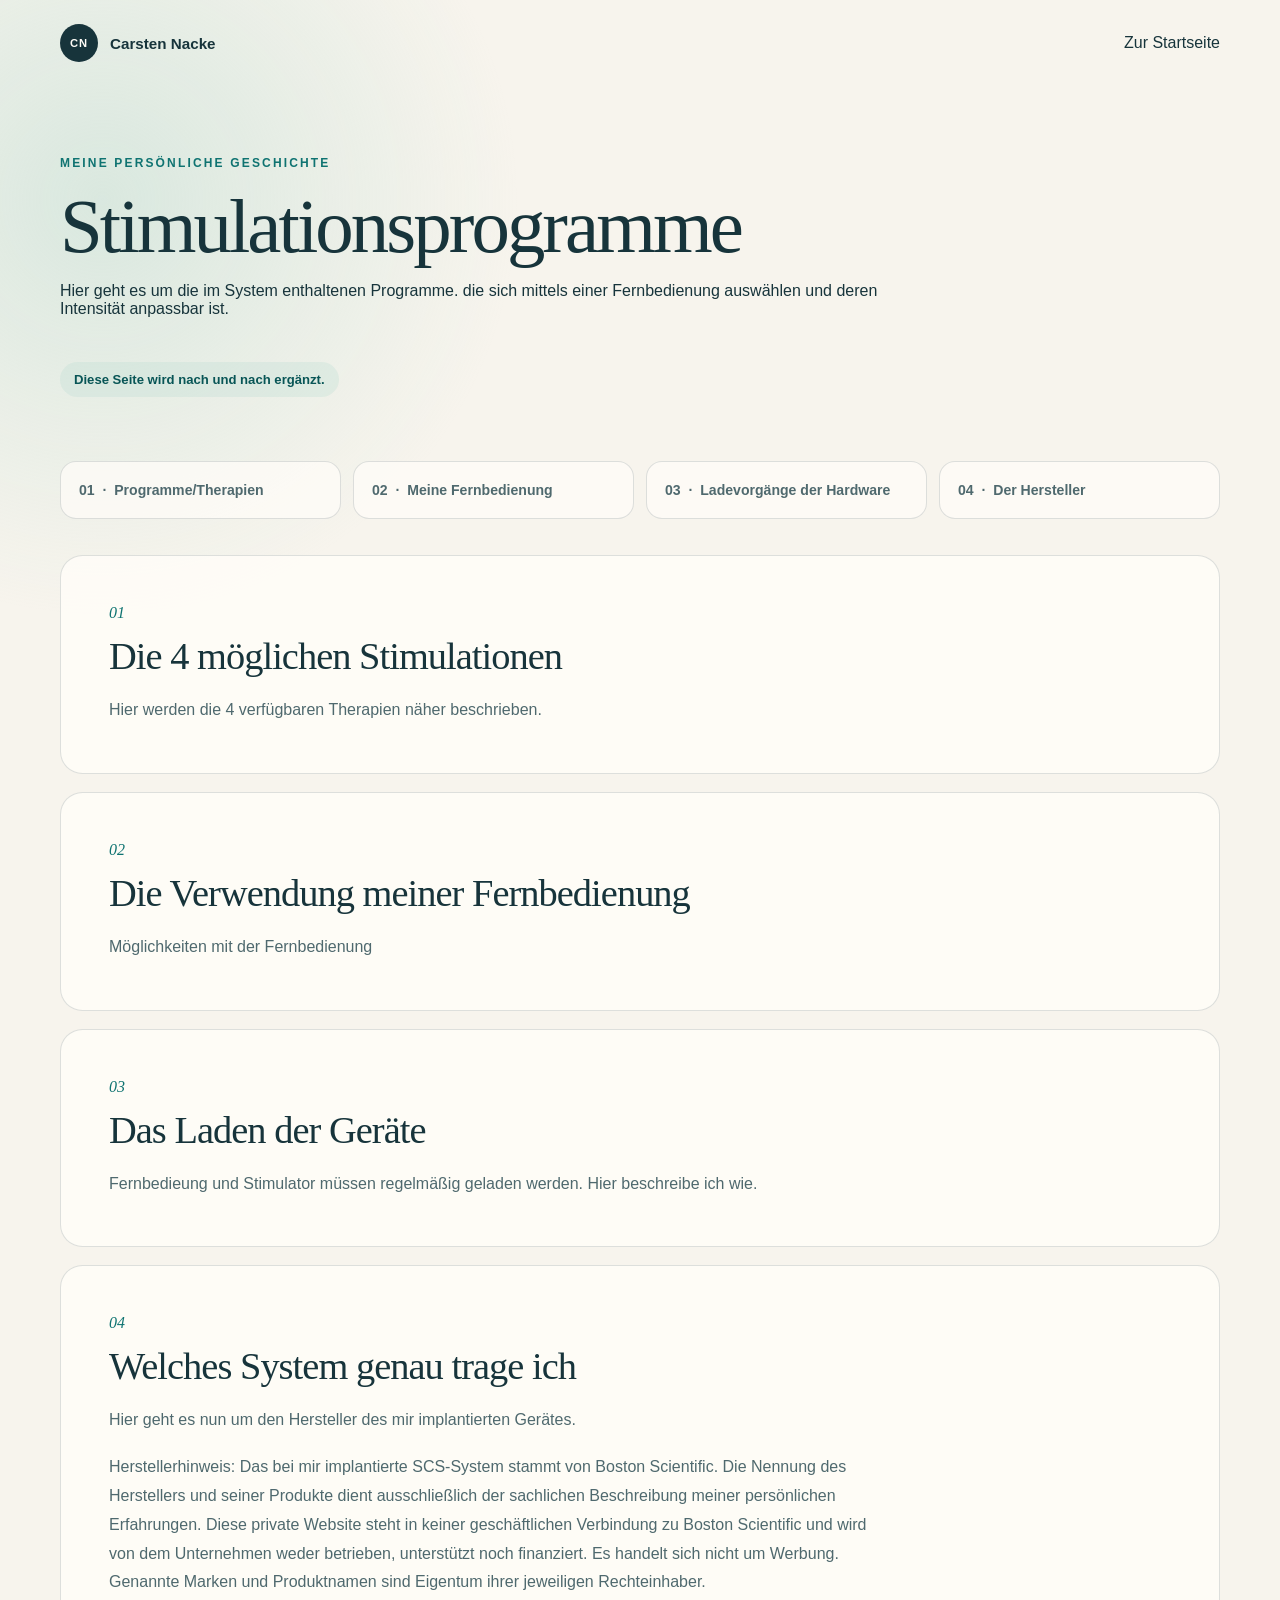
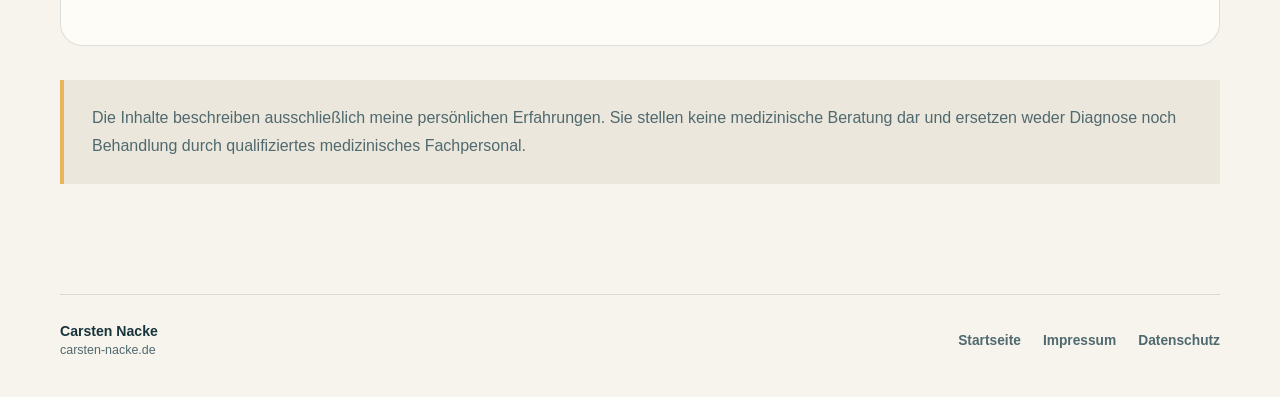
<file: programme.html>
<!doctype html>
<html lang="de">
  <head>
    <meta charset="utf-8" />
    <meta name="viewport" content="width=device-width, initial-scale=1" />
    <meta name="description"
      content="Carsten Nacke beschreibt seinen persönlichen Weg von der Schmerzgeschichte über die SCS-Testphase bis zum heutigen Alltag mit dem System." />
    <meta name="theme-color" content="#f7f4ed" />
    <link rel="canonical" href="https://carsten-nacke.de/mein-weg.html" />
    <link rel="icon" href="favicon.svg" type="image/svg+xml" />
    <link rel="stylesheet" href="styles.css" />
    <title>Mein Weg zum SCS | Carsten Nacke</title>
  </head>

  <body>
    <div class="site-frame" id="top">
      <header class="site-header section-shell">
        <a class="brand" href="index.html" aria-label="Zur Startseite">
          <span class="brand-mark" aria-hidden="true">CN</span>
          <span>Carsten Nacke</span>
        </a>
        <a class="topic-tag" href="index.html">Zur Startseite</a>
      </header>

      <main class="content-page section-shell">
        <section class="content-intro">
          <p class="eyebrow">Meine persönliche Geschichte</p>
          <h1>
              Stimulationsprogramme
          </h1>
          <p>
            Hier geht es um die im System enthaltenen Programme. die
            sich mittels einer Fernbedienung auswählen und deren Intensität
            anpassbar ist.
          </p>
          <span class="content-status">Diese Seite wird nach und nach ergänzt.</span>
        </section>

        <nav class="content-toc" aria-label="Kapitel dieser Seite">
          <a href="#programme/therapien">01&nbsp; · &nbsp;Programme/Therapien</a>
          <a href="#fernbedienung">02&nbsp; · &nbsp;Meine Fernbedienung</a>
          <a href="#ladendergeräte">03&nbsp; · &nbsp;Ladevorgänge der Hardware</a>
          <a href="#brand">04&nbsp; · &nbsp;Der Hersteller</a>
        </nav>

        <div class="content-list">
          <section class="content-section" id="vorgeschichte">
            <span class="content-section-number">01</span>
            <h2>Die 4 möglichen Stimulationen</h2>
            <p>
              Hier werden die 4 verfügbaren Therapien näher beschrieben.
            </p>
          </section>

          <section class="content-section" id="entwicklung">
            <span class="content-section-number">02</span>
            <h2>Die Verwendung meiner Fernbedienung</h2>
            <p>
              Möglichkeiten mit der Fernbedienung
            </p>
          </section>

          <section class="content-section" id="test-und-implantation">
            <span class="content-section-number">03</span>
            <h2>Das Laden der Geräte</h2>
            <p>
              Fernbedieung und Stimulator müssen regelmäßig geladen werden.
              Hier beschreibe ich wie.
            </p>
          </section>

          <section class="content-section" id="heute">
            <span class="content-section-number">04</span>
            <h2>Welches System genau trage ich</h2>
            <p>
              Hier geht es nun um den Hersteller des mir implantierten Gerätes.
            </p>
            <p>
              Herstellerhinweis: Das bei mir implantierte SCS-System stammt 
              von Boston Scientific. Die Nennung des Herstellers und seiner 
              Produkte dient ausschließlich der sachlichen Beschreibung meiner 
              persönlichen Erfahrungen. Diese private Website steht in keiner 
              geschäftlichen Verbindung zu Boston Scientific und wird von dem 
              Unternehmen weder betrieben, unterstützt noch finanziert. Es 
              handelt sich nicht um Werbung. Genannte Marken und Produktnamen 
              sind Eigentum ihrer jeweiligen Rechteinhaber.
            </p>
          </section>
        </div>

        <aside class="content-note">
          Die Inhalte beschreiben ausschließlich meine persönlichen Erfahrungen.
          Sie stellen keine medizinische Beratung dar und ersetzen weder Diagnose
          noch Behandlung durch qualifiziertes medizinisches Fachpersonal.
        </aside>
      </main>

      <footer class="site-footer section-shell">
        <div><strong>Carsten Nacke</strong><span>carsten-nacke.de</span></div>
        <nav class="footer-links" aria-label="Seitennavigation">
          <a href="index.html">Startseite</a>
          <a href="impressum.html">Impressum</a>
          <a href="datenschutz.html">Datenschutz</a>
        </nav>
      </footer>
    </div>
  </body>
</html>
</file>
<file: styles.css>
:root {
  --ink: #17343b;
  --ink-soft: #4f696e;
  --paper: #f7f4ed;
  --paper-deep: #ece7dc;
  --white: #fffdf8;
  --teal: #0f7371;
  --teal-dark: #085556;
  --mint: #b9dbd0;
  --coral: #ed7c5f;
  --amber: #e7b65c;
  --line: rgba(23, 52, 59, 0.14);
  --shadow: 0 24px 70px rgba(25, 68, 70, 0.12);
  --radius: 1.4rem;
}

* { box-sizing: border-box; }
html { scroll-behavior: smooth; }
body {
  margin: 0;
  background: var(--paper);
  color: var(--ink);
  font-family: "Segoe UI", Arial, sans-serif;
  font-weight: 400;
}
a { color: inherit; text-decoration: none; }
button { font: inherit; }
[hidden] { display: none !important; }

.site-frame {
  min-height: 100vh;
  overflow: hidden;
  background: radial-gradient(circle at 8% 10%, rgba(185, 219, 208, 0.48), transparent 26rem), var(--paper);
}
.section-shell { width: min(1160px, calc(100% - 40px)); margin-inline: auto; }

.site-header {
  position: relative;
  z-index: 10;
  display: flex;
  align-items: center;
  justify-content: space-between;
  padding-block: 24px;
}
.brand { display: inline-flex; align-items: center; gap: 12px; font-size: .95rem; font-weight: 750; }
.brand-mark {
  display: grid;
  width: 38px;
  height: 38px;
  place-items: center;
  border-radius: 50%;
  background: var(--ink);
  color: var(--white);
  font-size: .7rem;
  letter-spacing: .08em;
}
.language-tabs {
  display: flex;
  gap: 3px;
  padding: 4px;
  border: 1px solid var(--line);
  border-radius: 999px;
  background: rgba(255, 253, 248, .76);
  backdrop-filter: blur(12px);
}
.language-button {
  min-width: 46px;
  height: 30px;
  border: 0;
  border-radius: 999px;
  background: transparent;
  color: var(--ink-soft);
  cursor: pointer;
  font-size: .76rem;
  font-weight: 800;
  letter-spacing: .06em;
}
.language-button.active { background: var(--teal); color: white; }

.hero-section {
  display: grid;
  grid-template-columns: minmax(0, 1.12fr) minmax(320px, .78fr);
  gap: clamp(48px, 8vw, 110px);
  align-items: center;
  min-height: 680px;
  padding-block: 72px 108px;
}
.hero-copy h1, .section-heading h2, .diary-copy h2, .ongoing-copy h2, .signal-card h2 {
  margin: 0;
  font-family: Georgia, "Times New Roman", serif;
  font-weight: 500;
  letter-spacing: -.038em;
}
.hero-copy h1 { max-width: 720px; font-size: clamp(2.75rem, 5.2vw, 5rem); line-height: 1.01; }

.hero-copy h1 span {
  display: block;
  white-space: nowrap;
}
.eyebrow, .card-label {
  margin: 0 0 18px;
  color: var(--teal);
  font-size: .75rem;
  font-weight: 850;
  letter-spacing: .18em;
  text-transform: uppercase;
}

.hero-intro {
  max-width: 680px;
  margin: 34px 0 0;
  color: var(--ink-soft);
  font-family: Arial, sans-serif;
  font-size: clamp(1.08rem, 1.7vw, 1.3rem);
  font-weight: 400;
  letter-spacing: normal;
  line-height: 1.7;
}

.hero-links-heading {
  margin: 34px 0 0;
  color: var(--ink-soft);
  font-family: Arial, sans-serif;
  font-size: 1.08rem;
  line-height: 1.6;
}

.hero-links {
  display: flex;
  flex-wrap: wrap;
  gap: 12px;
  margin-top: 26px;
}

.hero-link {
  display: inline-flex;
  flex: 0 0 auto;
  align-items: center;
  gap: 8px;
  padding: 10px 16px;
  border: 1px solid rgba(15, 115, 113, 0.28);
  border-radius: 999px;
  background: rgba(185, 219, 208, 0.2);
  color: var(--teal-dark);
  font-family: Arial, sans-serif;
  font-size: 0.86rem;
  font-weight: 700;
  line-height: 1.2;
  white-space: nowrap;
}

.hero-link:hover,
.hero-link:focus-visible {
  border-color: var(--teal);
  background: rgba(185, 219, 208, 0.42);
}

.signal-card {
  position: relative;
  overflow: hidden;
  padding: 36px;
  border: 1px solid rgba(255,255,255,.32);
  border-radius: calc(var(--radius) + .5rem);
  background: var(--teal-dark);
  box-shadow: var(--shadow);
  color: #f6fbf8;
}
.signal-card .card-label { margin-top: 80px; color: var(--mint); }
.signal-card h2 { font-size: clamp(2rem, 3.6vw, 3.15rem); line-height: 1.04; }
.signal-text { margin: 22px 0 0; color: rgba(246,251,248,.76); line-height: 1.75; }
.source-link { display: inline-block; margin-top: 18px; border-bottom: 1px solid rgba(185,219,208,.45); color: var(--mint); font-size: .82rem; font-weight: 700; }
.source-link:hover { border-bottom-color: var(--coral); color: #fff; }
.signal-visual { position: absolute; inset: 22px 22px auto; display: flex; align-items: center; height: 58px; }
.signal-visual::before { position: absolute; right: 0; left: 0; height: 2px; background: rgba(185,219,208,.32); content: ""; }
.signal-visual span { position: relative; z-index: 1; width: 12px; height: 12px; margin-right: calc((100% - 60px) / 4); border: 3px solid var(--teal-dark); border-radius: 50%; background: var(--mint); box-shadow: 0 0 0 7px rgba(185,219,208,.12); }
.signal-visual span:nth-child(2), .signal-visual span:nth-child(4) { transform: translateY(-16px); background: var(--coral); box-shadow: 0 0 0 7px rgba(237,124,95,.12); }

.story-section { padding-block: 110px 130px; }
.section-heading { display: grid; grid-template-columns: minmax(0, 1fr) minmax(260px, .55fr); gap: 28px 80px; align-items: end; }
.section-heading .eyebrow { grid-column: 1 / -1; margin-bottom: -4px; }
.section-heading h2, .diary-copy h2, .ongoing-copy h2 { font-size: clamp(2.6rem, 5vw, 4.6rem); line-height: 1.03; }
.section-heading > p:last-child, .ongoing-copy > p:last-child { margin: 0; color: var(--ink-soft); font-size: 1.02rem; line-height: 1.8; }
.chapter-grid { display: grid; grid-template-columns: repeat(3, 1fr); gap: 18px; margin-top: 58px; }
.chapter-card { position: relative; display: flex; flex-direction: column; min-height: 320px; padding: 30px; border: 1px solid var(--line); border-radius: var(--radius); background: rgba(255,253,248,.84); }
.chapter-icon { display: block; margin-top: 48px; color: var(--teal); font-family: Georgia, serif; font-size: 2.4rem; line-height: 1; }
.chapter-number { position: absolute; top: 26px; right: 28px; color: rgba(23,52,59,.22); font-family: Georgia, serif; font-size: 1.2rem; font-style: italic; }
.chapter-card h3 { margin: 24px 0 12px; font-size: 1.1rem; }
.chapter-card p { margin: 0 0 24px; color: var(--ink-soft); line-height: 1.72; }
.chapter-link {
  display: inline-flex;
  align-items: center;
  align-self: flex-start;
  margin-top: auto;
  padding: 10px 15px;
  border: 1px solid rgba(15, 115, 113, .28);
  border-radius: 999px;
  background: rgba(185, 219, 208, .2);
  color: var(--teal-dark);
  font-size: .86rem;
  font-weight: 800;
  transition: background-color .2s ease, border-color .2s ease, transform .2s ease;
}
.chapter-link:hover, .chapter-link:focus-visible {
  border-color: var(--teal);
  background: rgba(185, 219, 208, .42);
  transform: translateY(-1px);
}
.chapter-link:focus-visible { outline: 3px solid rgba(15, 115, 113, .22); outline-offset: 3px; }

.diary-section { position: relative; overflow: hidden; padding-block: 120px; background: var(--ink); color: #f9f7f0; }
.diary-section::after { position: absolute; top: -180px; right: -180px; width: 520px; height: 520px; border: 1px solid rgba(185,219,208,.12); border-radius: 50%; box-shadow: 0 0 0 90px rgba(185,219,208,.035), 0 0 0 180px rgba(185,219,208,.025); content: ""; }
.diary-layout { position: relative; z-index: 1; display: grid; grid-template-columns: minmax(0,.92fr) minmax(0,1.08fr); gap: clamp(50px,8vw,110px); align-items: center; }
.eyebrow.light { color: var(--mint); }
.diary-copy > p:not(.eyebrow) { max-width: 610px; margin: 28px 0 0; color: rgba(249,247,240,.7); line-height: 1.8; }
.feature-list { display: grid; gap: 14px; margin: 34px 0 0; padding: 0; list-style: none; }
.feature-list li { display: flex; align-items: flex-start; gap: 13px; color: rgba(249,247,240,.84); line-height: 1.55; }
.feature-list li span { color: var(--coral); font-weight: 800; }
.metric-grid { display: grid; grid-template-columns: repeat(2, 1fr); gap: 14px; }
.metric-card { min-height: 190px; padding: 26px; border: 1px solid rgba(255,255,255,.12); border-radius: var(--radius); background: rgba(255,255,255,.06); backdrop-filter: blur(8px); }
.metric-card:nth-child(2), .metric-card:nth-child(3) { background: rgba(185,219,208,.1); }
.metric-card span, .metric-card strong { display: block; }
.metric-card span { margin-top: 58px; color: rgba(249,247,240,.58); font-size: .78rem; font-weight: 750; letter-spacing: .08em; text-transform: uppercase; }
.metric-card strong { margin-top: 6px; font-family: Georgia, serif; font-size: 1.7rem; font-weight: 500; }

.ongoing-section { display: grid; grid-template-columns: minmax(0,1fr) minmax(320px,.65fr); gap: clamp(48px,9vw,120px); align-items: start; padding-block: 130px 110px; }
.ongoing-copy > p:last-child { max-width: 670px; margin-top: 28px; }
.notice-card { display: flex; gap: 18px; padding: 28px; border-left: 4px solid var(--amber); border-radius: 0 var(--radius) var(--radius) 0; background: var(--paper-deep); }
.notice-icon { display: grid; flex: 0 0 auto; width: 24px; height: 24px; place-items: center; border: 1px solid var(--teal); border-radius: 50%; color: var(--teal); font-weight: 850; }
.notice-card h3 { margin: 0; font-size: 1rem; }
.notice-card p { margin: 10px 0 0; color: var(--ink-soft); font-size: .9rem; line-height: 1.7; }

.site-footer { display: flex; align-items: center; justify-content: space-between; padding-block: 28px 40px; border-top: 1px solid var(--line); }
.site-footer > div { display: flex; flex-direction: column; gap: 4px; }
.site-footer strong { font-size: .88rem; }
.site-footer span { color: var(--ink-soft); font-size: .78rem; }
.site-footer a { color: var(--ink-soft); font-size: .86rem; font-weight: 650; }
.site-footer a:hover { color: var(--teal); }
.footer-links { display: flex; flex-wrap: wrap; justify-content: flex-end; gap: 12px 22px; }

.content-page { min-height: calc(100vh - 170px); padding-block: 70px 110px; }
.content-intro { max-width: 850px; }
.content-intro h1 {
  max-width: 780px;
  margin: 0;
  font-family: Georgia, "Times New Roman", serif;
  font-size: clamp(2.8rem, 6vw, 5.2rem);
  font-weight: 500;
  letter-spacing: -.038em;
  line-height: 1.01;
}
.content-intro h1.page-title-medium {
  font-size: clamp(2.6rem, 4.5vw, 4.2rem);
  line-height: 1.05;
}
.content-intro > p:last-child { max-width: 720px; margin: 26px 0 0; color: var(--ink-soft); font-size: 1.08rem; line-height: 1.8; }
.content-status { display: inline-flex; margin-top: 28px; padding: 10px 14px; border-radius: 999px; background: rgba(185, 219, 208, .3); color: var(--teal-dark); font-size: .82rem; font-weight: 750; }
.content-toc { display: grid; grid-template-columns: repeat(4, 1fr); gap: 12px; margin-top: 64px; }
.content-toc a { padding: 18px; border: 1px solid var(--line); border-radius: 1rem; background: rgba(255,253,248,.72); color: var(--ink-soft); font-size: .88rem; font-weight: 700; line-height: 1.45; }
.content-toc a:hover, .content-toc a:focus-visible { border-color: rgba(15,115,113,.45); color: var(--teal-dark); }
.content-list { display: grid; gap: 18px; margin-top: 36px; }
.content-section { scroll-margin-top: 24px; padding: clamp(26px, 5vw, 48px); border: 1px solid var(--line); border-radius: var(--radius); background: rgba(255,253,248,.84); }
.content-section-number { color: var(--teal); font-family: Georgia, "Times New Roman", serif; font-size: 1rem; font-style: italic; }
.content-section h2 { margin: 12px 0 0; font-family: Georgia, "Times New Roman", serif; font-size: clamp(1.7rem, 3vw, 2.5rem); font-weight: 500; letter-spacing: -.025em; }
.content-section p { max-width: 760px; margin: 18px 0 0; color: var(--ink-soft); line-height: 1.8; }
.content-note { margin-top: 34px; padding: 24px 28px; border-left: 4px solid var(--amber); background: var(--paper-deep); color: var(--ink-soft); line-height: 1.75; }

.legal-page { min-height: calc(100vh - 170px); padding-block: 70px 110px; }
.legal-intro { max-width: 760px; margin-bottom: 54px; }
.legal-intro h1 {
  margin: 0;
  font-family: Georgia, "Times New Roman", serif;
  font-size: clamp(2.8rem, 6vw, 5rem);
  font-weight: 500;
  letter-spacing: -.038em;
  line-height: 1.01;
}
.legal-intro > p:last-child { margin: 24px 0 0; color: var(--ink-soft); font-size: 1.08rem; line-height: 1.75; }
.legal-content { display: grid; gap: 18px; max-width: 860px; }
.legal-card { padding: clamp(24px, 4vw, 38px); border: 1px solid var(--line); border-radius: var(--radius); background: rgba(255,253,248,.84); }
.legal-card h2 { margin: 0 0 16px; font-family: Georgia, "Times New Roman", serif; font-size: clamp(1.55rem, 3vw, 2.2rem); font-weight: 500; letter-spacing: -.025em; }
.legal-card h3 { margin: 26px 0 10px; font-size: 1rem; }
.legal-card p, .legal-card li, .legal-card address { color: var(--ink-soft); line-height: 1.75; }
.legal-card p { margin: 12px 0 0; }
.legal-card ul { margin: 12px 0 0; padding-left: 22px; }
.legal-card address { font-style: normal; }
.legal-card a { color: var(--teal); text-decoration: underline; text-decoration-thickness: 1px; text-underline-offset: 3px; }
.legal-card a:hover { color: var(--teal-dark); }
.legal-updated { margin-top: 26px; color: var(--ink-soft); font-size: .82rem; }

@media (max-width: 900px) {
  .hero-section, .diary-layout, .ongoing-section { grid-template-columns: 1fr; }
  .hero-section { min-height: auto; padding-block: 68px 90px; }
  .signal-card { max-width: 620px; }
  .section-heading { grid-template-columns: 1fr; }
  .chapter-grid { grid-template-columns: 1fr; }
  .chapter-card { min-height: auto; }
  .notice-card { max-width: 650px; }
  .content-toc { grid-template-columns: repeat(2, 1fr); }
}

@media (max-width: 620px) {
  .section-shell { width: min(100% - 28px, 1160px); }
  .site-header { padding-block: 18px; }
  .brand > span:last-child { display: none; }
  .hero-section { gap: 42px; padding-block: 52px 76px; }
  .hero-copy h1 { font-size: clamp(2.45rem, 12vw, 3.4rem); }
  .signal-card, .chapter-card, .notice-card { padding: 24px; }
  .story-section, .ongoing-section, .diary-section { padding-block: 86px; }
  .metric-grid { grid-template-columns: 1fr; }
  .site-footer { align-items: flex-start; gap: 24px; }
  .footer-links { justify-content: flex-start; }
  .legal-page { padding-block: 52px 80px; }
  .content-page { padding-block: 52px 80px; }
  .content-toc { grid-template-columns: 1fr; margin-top: 44px; }
}

@media (prefers-reduced-motion: reduce) {
  html { scroll-behavior: auto; }
}
</file>
